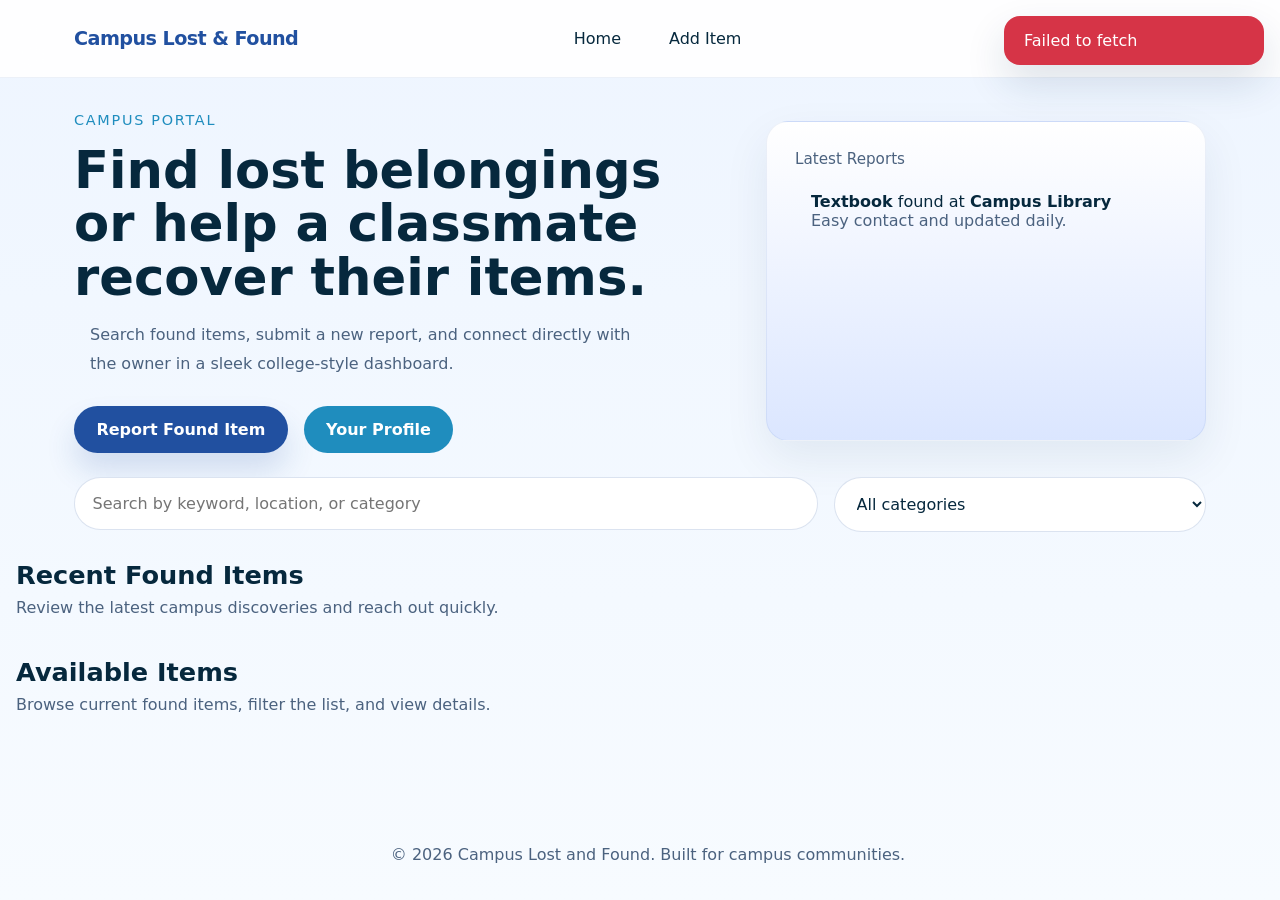
<file: index.html>
<!DOCTYPE html>
<html lang="en">
<head>
  <meta charset="UTF-8" />
  <meta name="viewport" content="width=device-width, initial-scale=1.0" />
  <title>Campus Lost and Found</title>
  <link rel="icon" type="image/png" href="assets/icons/school.png">
  <link rel="stylesheet" href="css/style.css" />
  <link rel="stylesheet" href="css/home.css" />
  <link rel="stylesheet" href="css/responsive.css" />
</head>
<body>
  <div class="page-shell">
    <header class="site-header">
      <nav class="navbar">
        <a href="index.html" class="brand">Campus Lost & Found</a>
        <div class="nav-links" id="mainNav">
          <a href="index.html">Home</a>
          <a href="add-item.html">Add Item</a>
        </div>
        <div class="nav-actions" id="nav-auth">
          <a href="login.html">Login</a>
          <a href="register.html">Register</a>
        </div>
        <button class="nav-toggle" id="navToggle" aria-label="Toggle navigation">☰</button>
      </nav>
    </header>

    <main class="page-content">
      <section class="hero hero-home">
        <div class="hero-copy">
          <span class="eyebrow">Campus Portal</span>
          <h1>Find lost belongings or help a classmate recover their items.</h1>
          <p>Search found items, submit a new report, and connect directly with the owner in a sleek college-style dashboard.</p>
          <div class="hero-actions">
            <a href="add-item.html" class="btn btn-primary">Report Found Item</a>
            <a href="profile.html" class="btn btn-secondary">Your Profile</a>
          </div>
        </div>
        <div class="hero-visual">
          <div class="hero-card">
            <div class="hero-card-top">Latest Reports</div>
            <div class="hero-card-content">
              <p><strong>Textbook</strong> found at <strong>Campus Library</strong></p>
              <p class="muted">Easy contact and updated daily.</p>
            </div>
          </div>
        </div>
      </section>

      <section class="search-panel">
        <div class="search-group">
          <label for="searchInput" class="sr-only">Search items</label>
          <input id="searchInput" type="search" placeholder="Search by keyword, location, or category" autocomplete="off" />
        </div>
        <div class="filter-group">
          <label for="categoryFilter" class="sr-only">Filter category</label>
          <select id="categoryFilter">
            <option value="all">All categories</option>
            <option value="electronics">Electronics</option>
            <option value="books">Books</option>
            <option value="keys">Keys</option>
            <option value="accessories">Accessories</option>
            <option value="other">Other</option>
          </select>
        </div>
      </section>

      <section class="recent-section">
        <div class="section-header">
          <h2>Recent Found Items</h2>
          <p>Review the latest campus discoveries and reach out quickly.</p>
        </div>
        <div id="recentItems" class="recent-grid"></div>
      </section>

      <section class="items-section">
        <div class="section-header">
          <h2>Available Items</h2>
          <p>Browse current found items, filter the list, and view details.</p>
        </div>
        <div id="itemsGrid" class="card-grid"></div>
        <div id="emptyState" class="empty-state hidden">
          <h3>No items found</h3>
          <p>Try a different search term or category to discover more.</p>
          <a href="add-item.html" class="btn btn-primary">Report an Item</a>
        </div>
      </section>
    </main>

    <footer class="site-footer">
      <div>
        <p>&copy; 2026 Campus Lost and Found. Built for campus communities.</p>
      </div>
    </footer>
  </div>

  <div id="toastContainer" class="toast-container"></div>
  <div id="globalLoader" class="loader-overlay hidden"><div class="loader"></div></div>

  <script type="module" src="js/auth.js"></script>
  <script type="module" src="js/app.js"></script>
</body>
</html>
</file>
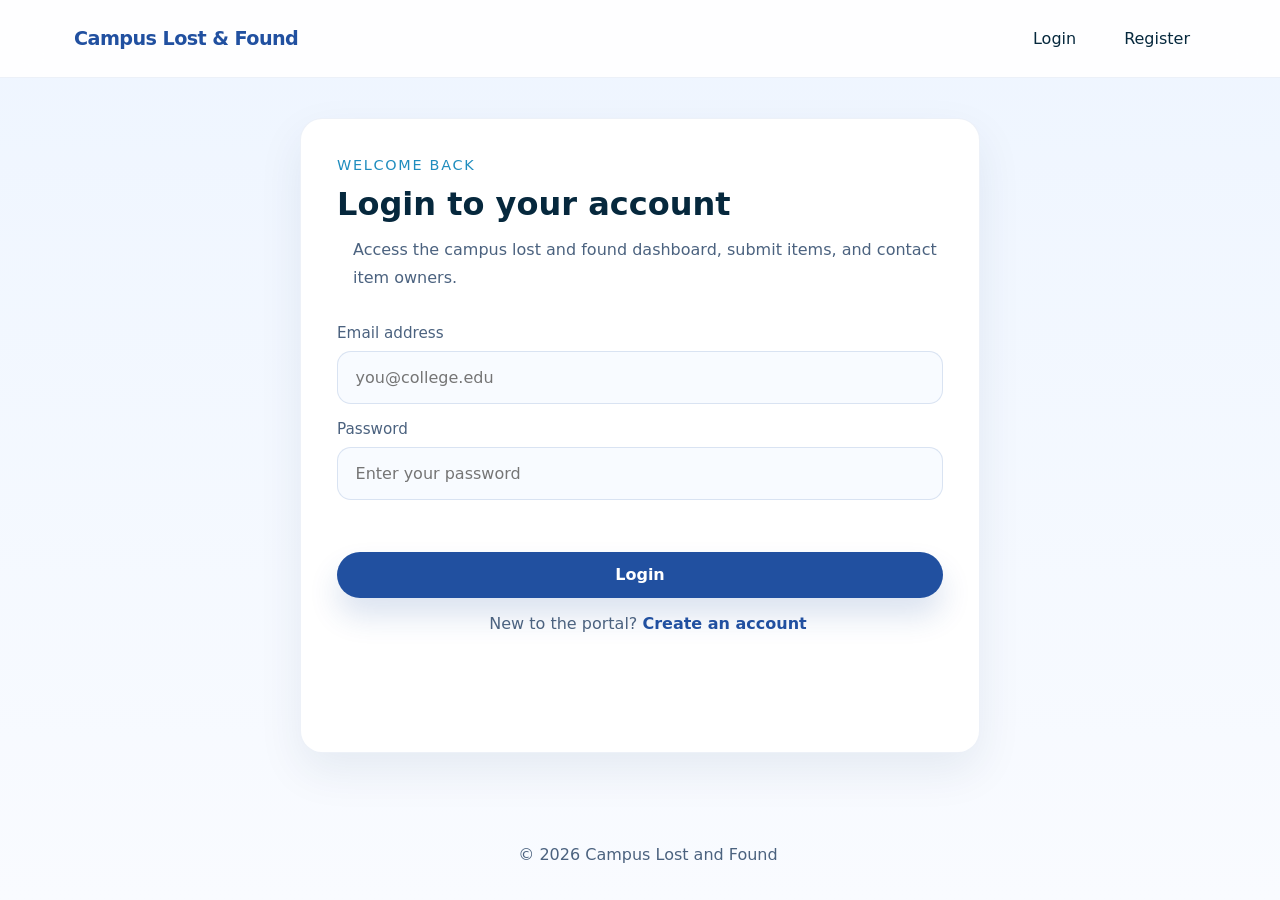
<file: add-item.html>
<!DOCTYPE html>
<html lang="en">
<head>
  <meta charset="UTF-8" />
  <meta name="viewport" content="width=device-width, initial-scale=1.0" />
  <title>Add Item | Campus Lost and Found</title>
  <link rel="icon" type="image/png" href="assets/icons/school.png">
  <link rel="stylesheet" href="css/style.css" />
  <link rel="stylesheet" href="css/auth.css" />
  <link rel="stylesheet" href="css/responsive.css" />
</head>
<body>
  <div class="page-shell auth-shell">
    <header class="site-header">
      <nav class="navbar">
        <a href="index.html" class="brand">Campus Lost & Found</a>
        <div class="nav-links" id="mainNav">
          <a href="index.html">Home</a>
          <a href="add-item.html">Add Item</a>
        </div>
        <div class="nav-actions" id="nav-auth">
          <a href="login.html">Login</a>
          <a href="register.html">Register</a>
        </div>
        <button class="nav-toggle" id="navToggle" aria-label="Toggle navigation">☰</button>
      </nav>
    </header>

    <main class="auth-card card-shadow">
      <div class="auth-intro">
        <span class="eyebrow">Report Found Item</span>
        <h1>Share details of the found item</h1>
        <p>Submit the item so someone can reclaim it quickly with the right contact details.</p>
      </div>

      <form id="addItemForm" class="auth-form" enctype="multipart/form-data">
        <div class="form-group">
          <label for="title">Item title</label>
          <input id="title" name="title" type="text" placeholder="Blue backpack" required />
        </div>
        <div class="form-group">
          <label for="description">Description</label>
          <textarea id="description" name="description" rows="4" placeholder="Add details like brand, color, and where you found it." required></textarea>
        </div>
        <div class="form-row">
          <div class="form-group half-width">
            <label for="category">Category</label>
            <select id="category" name="category" required>
              <option value="">Select category</option>
              <option value="electronics">Electronics</option>
              <option value="books">Books</option>
              <option value="keys">Keys</option>
              <option value="accessories">Accessories</option>
              <option value="other">Other</option>
            </select>
          </div>
          <div class="form-group half-width">
            <label for="location">Location</label>
            <input id="location" name="location" type="text" placeholder="Campus library, dorm lobby" required />
          </div>
        </div>
        <div class="form-group">
          <label for="contact">Contact details</label>
          <input id="contact" name="contact" type="text" placeholder="Email or phone" required />
        </div>
        <div class="form-group">
          <label for="image">Upload image</label>
          <input id="image" name="image" type="file" accept="image/*" required />
          <div id="imagePreview" class="image-preview">Preview will appear here</div>
        </div>
        <div id="formMessage" class="form-message"></div>
        <button type="submit" class="btn btn-primary btn-block">Submit Item</button>
      </form>
    </main>

    <footer class="site-footer auth-footer">
      <p>&copy; 2026 Campus Lost and Found</p>
    </footer>
  </div>

  <div id="toastContainer" class="toast-container"></div>
  <div id="globalLoader" class="loader-overlay hidden"><div class="loader"></div></div>

  <script type="module" src="js/auth.js"></script>
  <script type="module" src="js/addItem.js"></script>
</body>
</html>
</file>
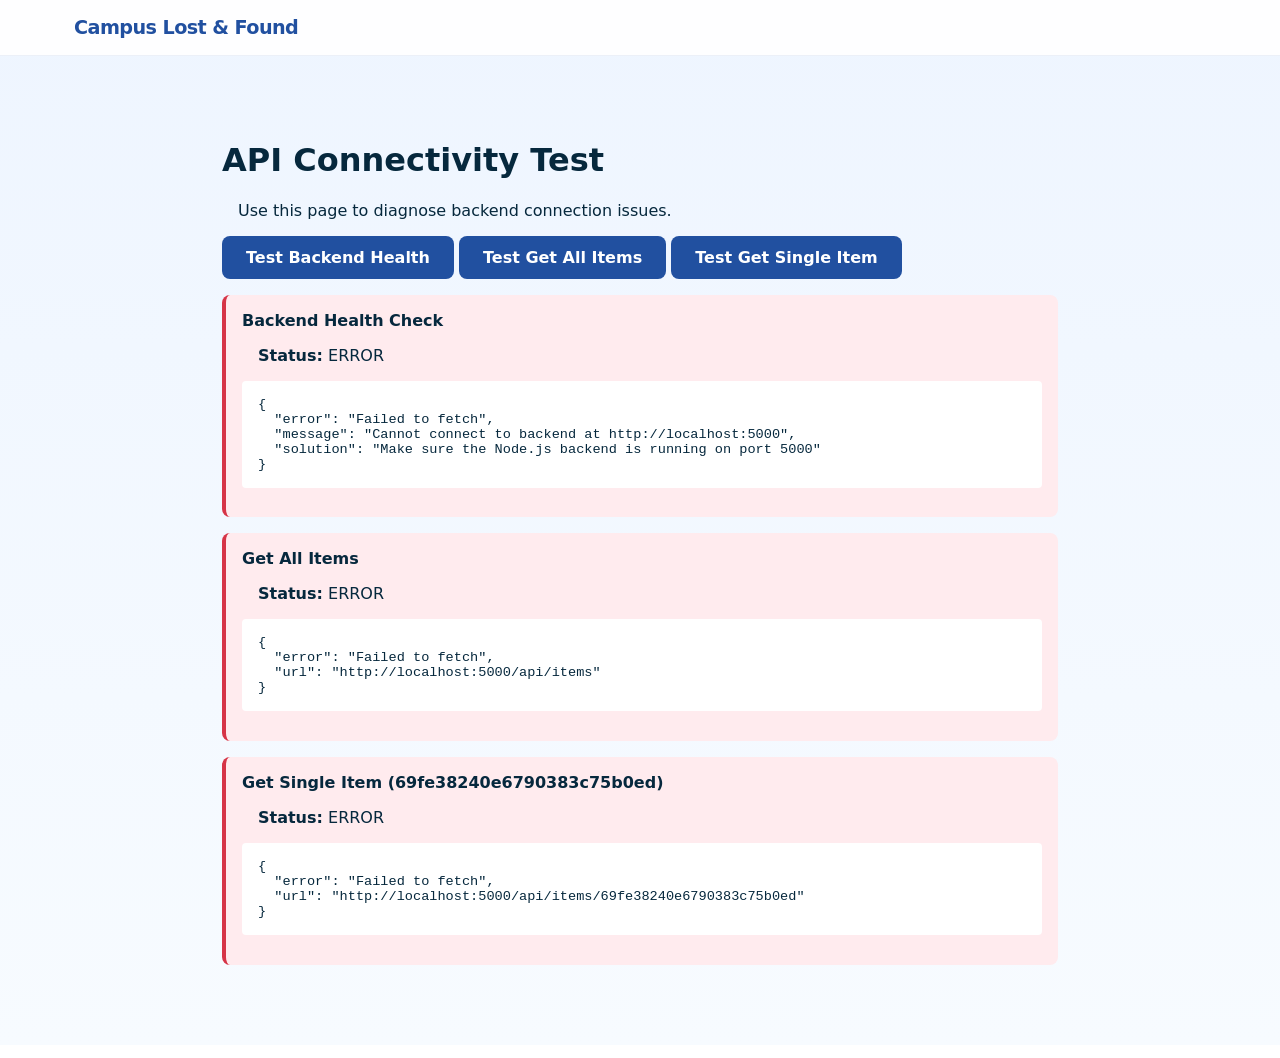
<file: api-test.html>
<!DOCTYPE html>
<html lang="en">
<head>
  <meta charset="UTF-8" />
  <meta name="viewport" content="width=device-width, initial-scale=1.0" />
  <title>API Test | Campus Lost and Found</title>
  <link rel="stylesheet" href="css/style.css" />
  <style>
    .test-container {
      max-width: 900px;
      margin: 2rem auto;
      padding: 2rem;
    }
    .test-result {
      margin: 1rem 0;
      padding: 1rem;
      border-radius: 8px;
      background: #f5f9ff;
      border-left: 4px solid #2150a0;
    }
    .test-result.success {
      background: #e8f5e9;
      border-left-color: #4caf50;
    }
    .test-result.error {
      background: #ffebee;
      border-left-color: #d63447;
    }
    .test-result h4 {
      margin: 0 0 0.5rem;
    }
    pre {
      background: #fff;
      padding: 1rem;
      border-radius: 4px;
      overflow-x: auto;
      font-size: 0.85rem;
    }
    button {
      padding: 0.75rem 1.5rem;
      border: none;
      border-radius: 8px;
      background: #2150a0;
      color: #fff;
      cursor: pointer;
      font-weight: 600;
    }
    button:hover {
      background: #3d72b4;
    }
  </style>
</head>
<body>
  <header class="site-header">
    <nav class="navbar">
      <a href="index.html" class="brand">Campus Lost & Found</a>
    </nav>
  </header>

  <main class="test-container">
    <h1>API Connectivity Test</h1>
    <p>Use this page to diagnose backend connection issues.</p>

    <div>
      <button onclick="testHealthCheck()">Test Backend Health</button>
      <button onclick="testGetAllItems()">Test Get All Items</button>
      <button onclick="testGetSingleItem()">Test Get Single Item</button>
    </div>

    <div id="resultsContainer"></div>
  </main>

  <script>
    const API_URL = "http://localhost:5000/api";
    const resultsContainer = document.querySelector("#resultsContainer");

    function addResult(title, status, data) {
      const resultDiv = document.createElement("div");
      resultDiv.className = `test-result ${status}`;
      resultDiv.innerHTML = `
        <h4>${title}</h4>
        <p><strong>Status:</strong> ${status.toUpperCase()}</p>
        <pre>${JSON.stringify(data, null, 2)}</pre>
      `;
      resultsContainer.appendChild(resultDiv);
    }

    async function testHealthCheck() {
      try {
        const response = await fetch("http://localhost:5000/health");
        const data = await response.json();
        addResult("Backend Health Check", response.ok ? "success" : "error", {
          status: response.status,
          data: data,
        });
      } catch (error) {
        addResult("Backend Health Check", "error", {
          error: error.message,
          message: "Cannot connect to backend at http://localhost:5000",
          solution: "Make sure the Node.js backend is running on port 5000",
        });
      }
    }

    async function testGetAllItems() {
      try {
        const response = await fetch(`${API_URL}/items`);
        const data = await response.json();
        addResult("Get All Items", response.ok ? "success" : "error", {
          status: response.status,
          itemCount: Array.isArray(data) ? data.length : data.items?.length || 0,
          sample: Array.isArray(data) ? data.slice(0, 2) : data.items?.slice(0, 2),
        });
      } catch (error) {
        addResult("Get All Items", "error", {
          error: error.message,
          url: `${API_URL}/items`,
        });
      }
    }

    async function testGetSingleItem() {
      const testItemId = "69fe38240e6790383c75b0ed";
      try {
        const response = await fetch(`${API_URL}/items/${testItemId}`);
        const data = await response.json();
        addResult(
          `Get Single Item (${testItemId})`,
          response.ok ? "success" : "error",
          {
            status: response.status,
            data: data,
          }
        );
      } catch (error) {
        addResult(
          `Get Single Item (${testItemId})`,
          "error",
          {
            error: error.message,
            url: `${API_URL}/items/${testItemId}`,
          }
        );
      }
    }

    // Auto-run tests on page load
    window.addEventListener("load", () => {
      console.log("Starting API tests...");
      testHealthCheck();
      setTimeout(() => testGetAllItems(), 500);
      setTimeout(() => testGetSingleItem(), 1000);
    });
  </script>
</body>
</html>
</file>
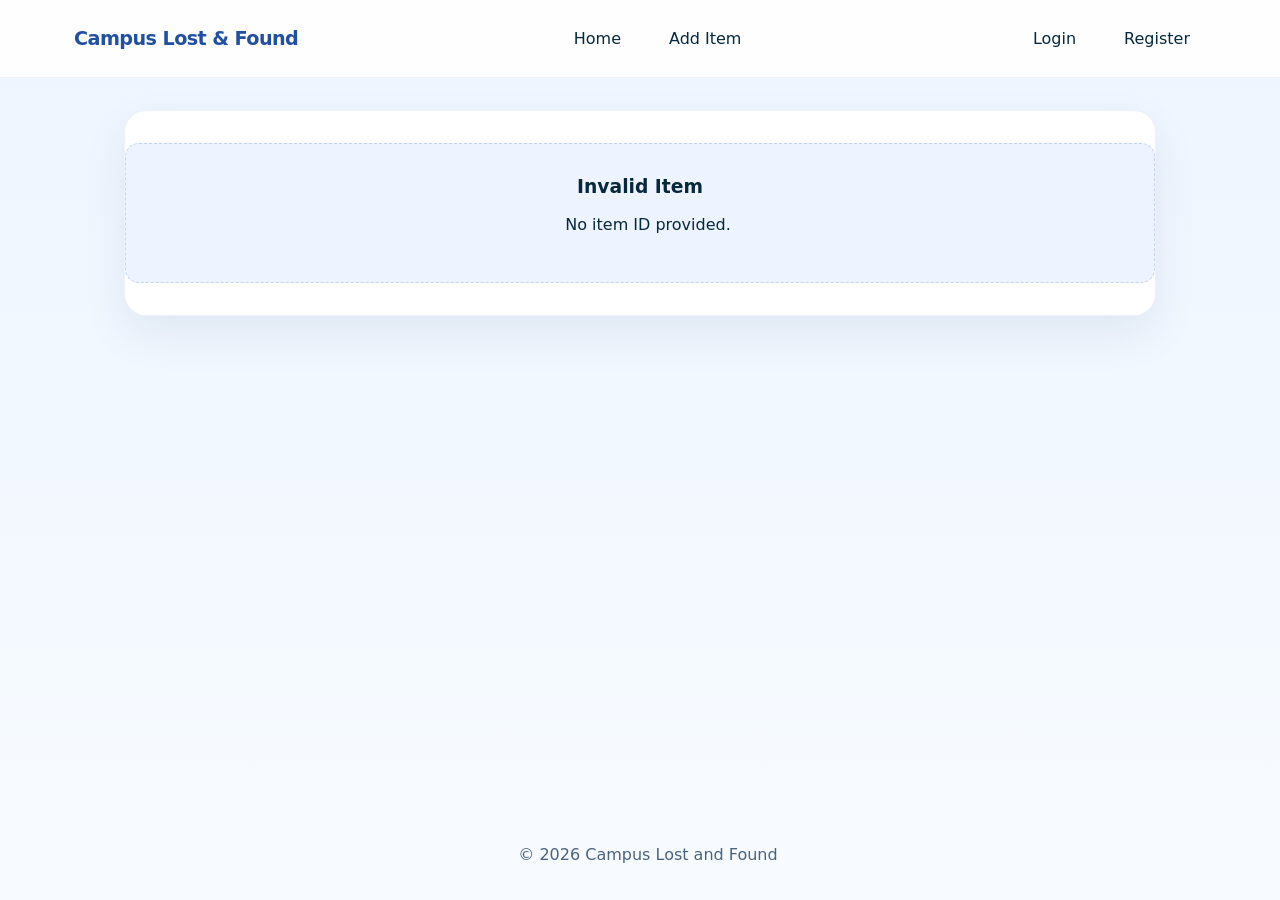
<file: item-details.html>
<!DOCTYPE html>
<html lang="en">
<head>
  <meta charset="UTF-8" />
  <meta name="viewport" content="width=device-width, initial-scale=1.0" />
  <title>Item Details | Campus Lost and Found</title>
  <link rel="icon" type="image/png" href="assets/icons/school.png">
  <link rel="stylesheet" href="css/style.css" />
  <link rel="stylesheet" href="css/home.css" />
  <link rel="stylesheet" href="css/responsive.css" />
</head>
<body>
  <div class="page-shell">
    <header class="site-header">
      <nav class="navbar">
        <a href="index.html" class="brand">Campus Lost & Found</a>
        <div class="nav-links" id="mainNav">
          <a href="index.html">Home</a>
          <a href="add-item.html">Add Item</a>
        </div>
        <div class="nav-actions" id="nav-auth">
          <a href="login.html">Login</a>
          <a href="register.html">Register</a>
        </div>
        <button class="nav-toggle" id="navToggle" aria-label="Toggle navigation">☰</button>
      </nav>
    </header>

    <main class="details-shell">
      <section id="itemDetails" class="details-panel card-shadow"></section>
    </main>

    <footer class="site-footer">
      <p>&copy; 2026 Campus Lost and Found</p>
    </footer>
  </div>

  <div id="toastContainer" class="toast-container"></div>
  <div id="globalLoader" class="loader-overlay hidden"><div class="loader"></div></div>

  <script type="module" src="js/auth.js"></script>
  <script type="module" src="js/itemDetails.js"></script>
</body>
</html>
</file>
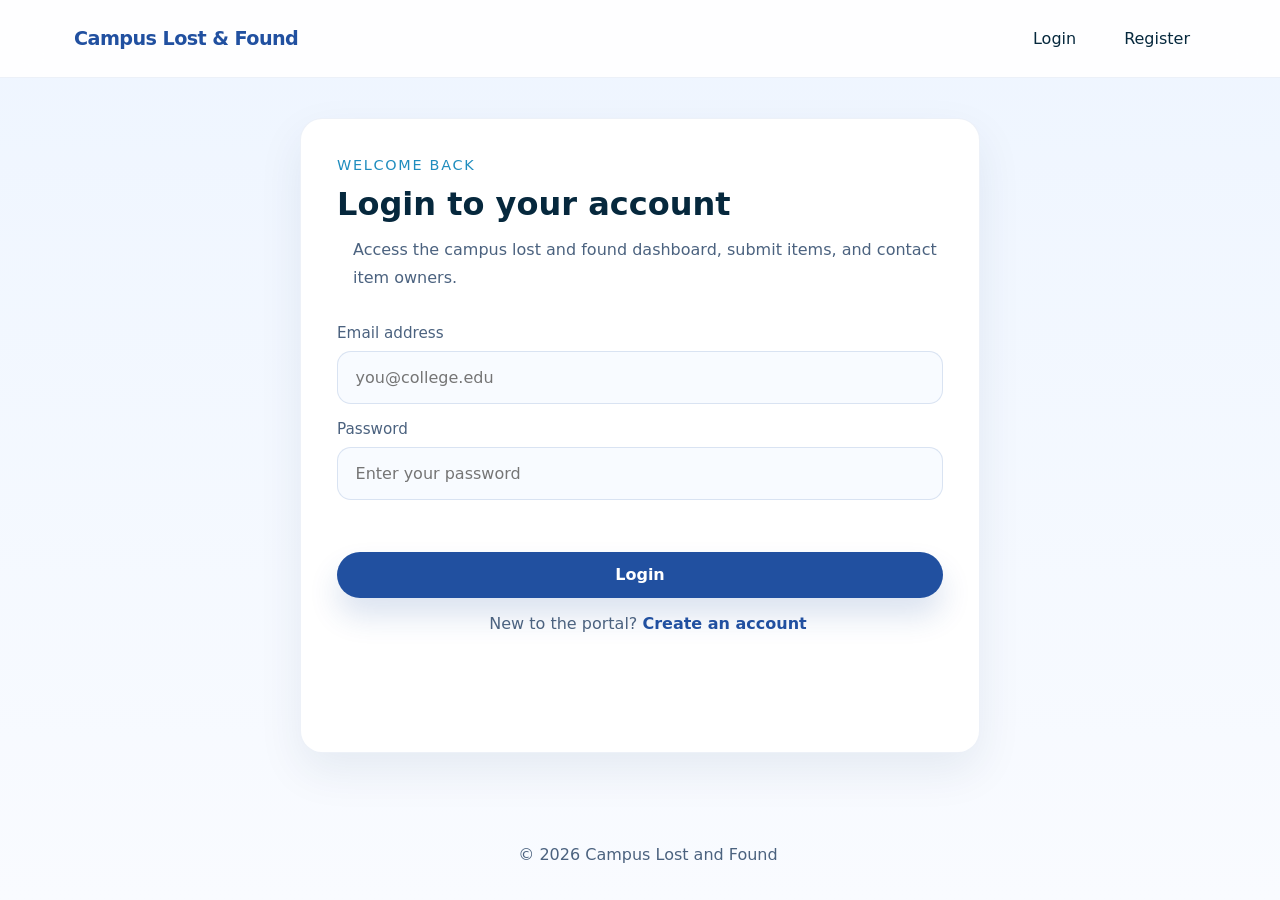
<file: login.html>
<!DOCTYPE html>
<html lang="en">
<head>
  <meta charset="UTF-8" />
  <meta name="viewport" content="width=device-width, initial-scale=1.0" />
  <title>Login | Campus Lost and Found</title>
  <link rel="icon" type="image/png" href="assets/icons/school.png">
  <link rel="stylesheet" href="css/style.css" />
  <link rel="stylesheet" href="css/auth.css" />
  <link rel="stylesheet" href="css/responsive.css" />
</head>
<body>
  <div class="page-shell auth-shell">
    <header class="site-header">
      <nav class="navbar">
        <a href="index.html" class="brand">Campus Lost & Found</a>
        <div class="nav-links" id="mainNav"></div>
        <div class="nav-actions" id="nav-auth">
          <a href="login.html">Login</a>
          <a href="register.html">Register</a>
        </div>
        <button class="nav-toggle" id="navToggle" aria-label="Toggle navigation">☰</button>
      </nav>
    </header>

    <main class="auth-card card-shadow">
      <div class="auth-intro">
        <span class="eyebrow">Welcome back</span>
        <h1>Login to your account</h1>
        <p>Access the campus lost and found dashboard, submit items, and contact item owners.</p>
      </div>

      <form id="loginForm" class="auth-form">
        <div class="form-group">
          <label for="email">Email address</label>
          <input id="email" name="email" type="email" placeholder="you@college.edu" required />
        </div>
        <div class="form-group">
          <label for="password">Password</label>
          <input id="password" name="password" type="password" placeholder="Enter your password" required />
        </div>
        <div id="formMessage" class="form-message"></div>
        <button type="submit" class="btn btn-primary btn-block">Login</button>
      </form>

      <p class="form-footer">New to the portal? <a href="register.html">Create an account</a></p>
    </main>

    <footer class="site-footer auth-footer">
      <p>&copy; 2026 Campus Lost and Found</p>
    </footer>
  </div>

  <div id="toastContainer" class="toast-container"></div>
  <div id="globalLoader" class="loader-overlay hidden"><div class="loader"></div></div>

  <script type="module" src="js/auth.js"></script>
  <script type="module" src="js/login.js"></script>
</body>
</html>
</file>
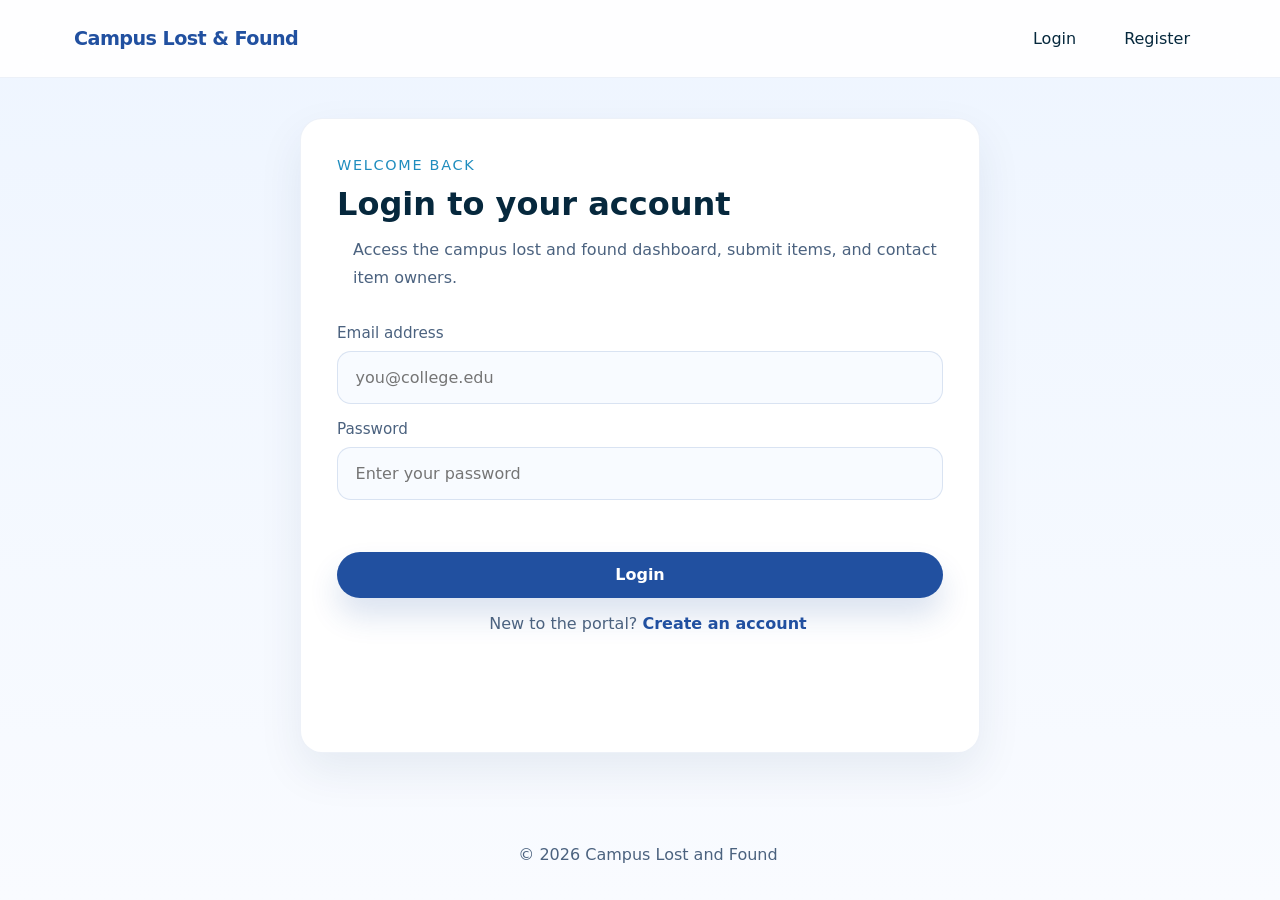
<file: profile.html>
<!DOCTYPE html>
<html lang="en">
<head>
  <meta charset="UTF-8" />
  <meta name="viewport" content="width=device-width, initial-scale=1.0" />
  <title>Profile | Campus Lost and Found</title>
  <link rel="icon" type="image/png" href="assets/icons/school.png">
  <link rel="stylesheet" href="css/style.css" />
  <link rel="stylesheet" href="css/home.css" />
  <link rel="stylesheet" href="css/responsive.css" />
</head>
<body>
  <div class="page-shell">
    <header class="site-header">
      <nav class="navbar">
        <a href="index.html" class="brand">Campus Lost & Found</a>
        <div class="nav-links" id="mainNav">
          <a href="index.html">Home</a>
          <a href="add-item.html">Add Item</a>
        </div>
        <div class="nav-actions" id="nav-auth">
          <a href="login.html">Login</a>
          <a href="register.html">Register</a>
        </div>
        <button class="nav-toggle" id="navToggle" aria-label="Toggle navigation">☰</button>
      </nav>
    </header>

    <main class="profile-shell">
      <section class="profile-card card-shadow">
        <div class="profile-summary">
          <span class="eyebrow">Your profile</span>
          <h1 id="userName">Campus Member</h1>
          <p id="userEmail">Your email address</p>
        </div>
      </section>

      <section class="items-section">
        <div class="section-header">
          <h2>Your shared items</h2>
          <p>Manage the items you reported and see who can contact you.</p>
        </div>
        <div id="profileItems" class="card-grid"></div>
        <div id="profileEmpty" class="empty-state hidden">
          <h3>No items reported yet</h3>
          <p>You can add a found item and help students recover it quickly.</p>
          <a href="add-item.html" class="btn btn-primary">Report an Item</a>
        </div>
      </section>
    </main>

    <footer class="site-footer">
      <p>&copy; 2026 Campus Lost and Found</p>
    </footer>
  </div>

  <div id="toastContainer" class="toast-container"></div>
  <div id="globalLoader" class="loader-overlay hidden"><div class="loader"></div></div>

  <script type="module" src="js/auth.js"></script>
  <script type="module" src="js/profile.js"></script>
</body>
</html>
</file>
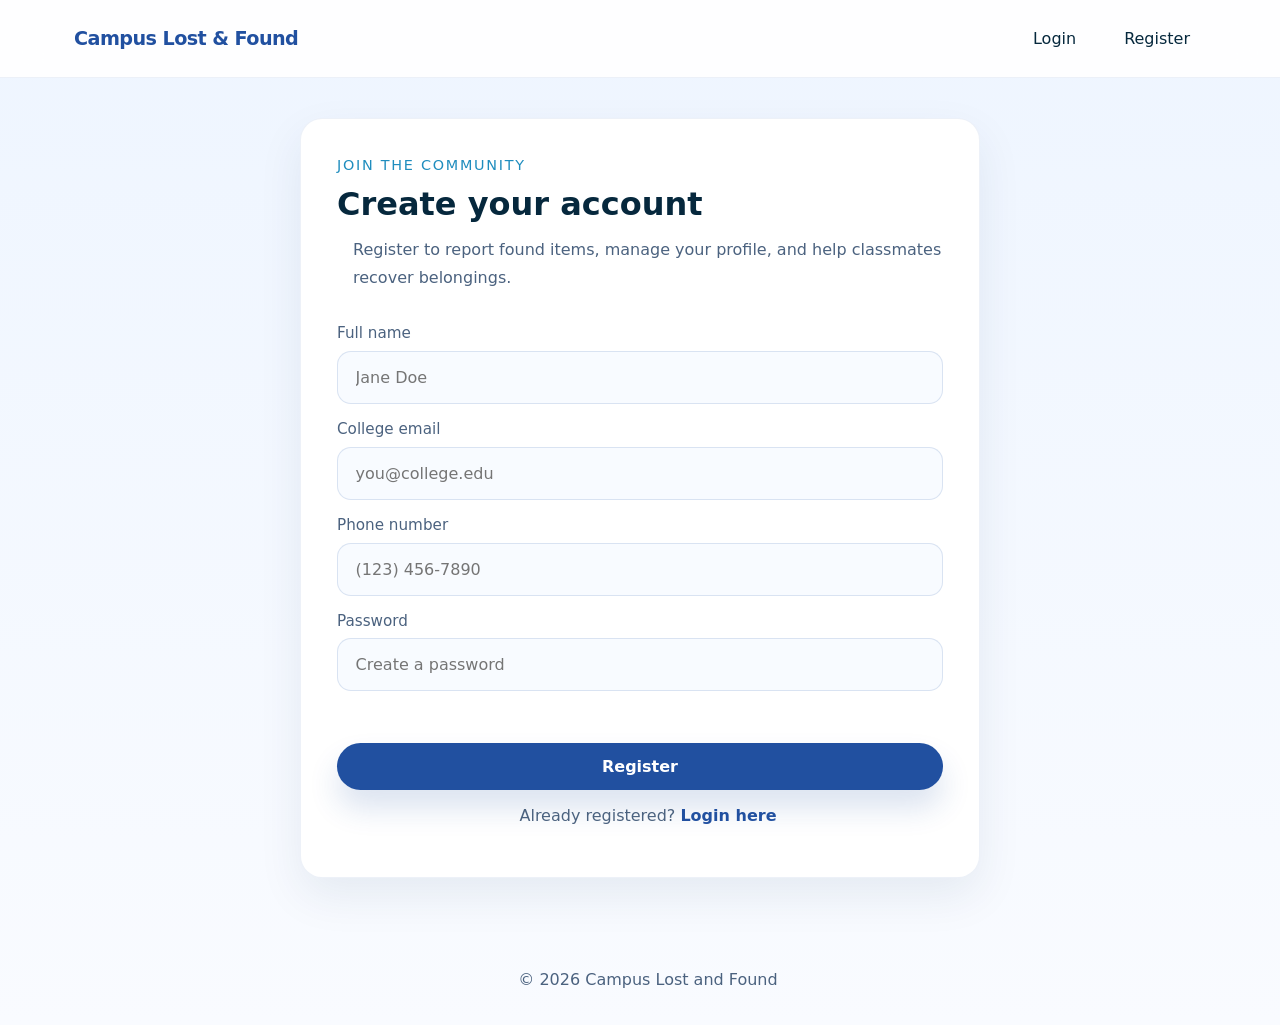
<file: register.html>
<!DOCTYPE html>
<html lang="en">
<head>
  <meta charset="UTF-8" />
  <meta name="viewport" content="width=device-width, initial-scale=1.0" />
  <title>Register | Campus Lost and Found</title>
  <link rel="icon" type="image/png" href="assets/icons/school.png">
  <link rel="stylesheet" href="css/style.css" />
  <link rel="stylesheet" href="css/auth.css" />
  <link rel="stylesheet" href="css/responsive.css" />
</head>
<body>
  <div class="page-shell auth-shell">
    <header class="site-header">
      <nav class="navbar">
        <a href="index.html" class="brand">Campus Lost & Found</a>
        <div class="nav-links" id="mainNav"></div>
        <div class="nav-actions" id="nav-auth">
          <a href="login.html">Login</a>
          <a href="register.html">Register</a>
        </div>
        <button class="nav-toggle" id="navToggle" aria-label="Toggle navigation">☰</button>
      </nav>
    </header>

    <main class="auth-card card-shadow">
      <div class="auth-intro">
        <span class="eyebrow">Join the community</span>
        <h1>Create your account</h1>
        <p>Register to report found items, manage your profile, and help classmates recover belongings.</p>
      </div>

      <form id="registerForm" class="auth-form">
        <div class="form-group">
          <label for="name">Full name</label>
          <input id="name" name="name" type="text" placeholder="Jane Doe" required />
        </div>
        <div class="form-group">
          <label for="email">College email</label>
          <input id="email" name="email" type="email" placeholder="you@college.edu" required />
        </div>
        <div class="form-group">
          <label for="phone">Phone number</label>
          <input id="phone" name="phone" type="tel" placeholder="(123) 456-7890" required />
        </div>
        <div class="form-group">
          <label for="password">Password</label>
          <input id="password" name="password" type="password" placeholder="Create a password" required minlength="6" />
        </div>
        <div id="formMessage" class="form-message"></div>
        <button type="submit" class="btn btn-primary btn-block">Register</button>
      </form>

      <p class="form-footer">Already registered? <a href="login.html">Login here</a></p>
    </main>

    <footer class="site-footer auth-footer">
      <p>&copy; 2026 Campus Lost and Found</p>
    </footer>
  </div>

  <div id="toastContainer" class="toast-container"></div>
  <div id="globalLoader" class="loader-overlay hidden"><div class="loader"></div></div>

  <script type="module" src="js/auth.js"></script>
  <script type="module" src="js/register.js"></script>
</body>
</html>
</file>
<file: css/style.css>
:root {
  --bg: #f7fbff;
  --surface: #ffffff;
  --surface-strong: #edf4ff;
  --surface-muted: #d8e4ff;
  --text: #06283d;
  --text-muted: #4b627f;
  --primary: #2150a0;
  --primary-light: #3d72b4;
  --secondary: #1f8dbe;
  --border: rgba(33, 80, 160, 0.12);
  --shadow: 0 18px 45px rgba(19, 55, 91, 0.08);
  --radius: 22px;
  --radius-sm: 14px;
}

* {
  box-sizing: border-box;
}

html {
  scroll-behavior: smooth;
}

body {
  margin: 0;
  min-height: 100%;
  font-family: Inter, system-ui, -apple-system, BlinkMacSystemFont, "Segoe UI", sans-serif;
  background: linear-gradient(180deg, #eef5ff 0%, #f7fbff 100%);
  color: var(--text);
}

h2,
p {
  padding-left: 1rem;
}

img {
  max-width: 100%;
  display: block;
}

a {
  color: inherit;
  text-decoration: none;
}

button,
input,
textarea,
select {
  font: inherit;
}

button {
  cursor: pointer;
}

.page-shell {
  display: flex;
  flex-direction: column;
  min-height: 100vh;
}

.site-header,
.site-footer {
  width: 100%;
}

.site-header {
  backdrop-filter: blur(18px);
  background: rgba(255, 255, 255, 0.9);
  position: sticky;
  top: 0;
  z-index: 20;
  border-bottom: 1px solid rgba(33, 80, 160, 0.08);
}

.navbar {
  max-width: 1180px;
  margin: 0 auto;
  padding: 1rem 1.5rem;
  display: flex;
  align-items: center;
  justify-content: space-between;
  gap: 1rem;
}

.brand {
  font-size: 1.2rem;
  font-weight: 700;
  letter-spacing: -0.03em;
  color: var(--primary);
}

.nav-links,
.nav-actions {
  display: flex;
  gap: 1rem;
  align-items: center;
}

.nav-links a,
.nav-actions a,
.nav-actions button {
  padding: 0.8rem 1rem;
  border-radius: 999px;
  transition: transform 0.2s ease, background 0.2s ease, color 0.2s ease;
  color: var(--text);
  font-weight: 500;
}

.nav-links a:hover,
.nav-actions a:hover,
.nav-actions button:hover {
  transform: translateY(-1px);
}

.btn {
  display: inline-flex;
  align-items: center;
  justify-content: center;
  border: none;
  border-radius: 999px;
  padding: 0.85rem 1.4rem;
  font-weight: 600;
  transition: transform 0.2s ease, box-shadow 0.2s ease, background 0.2s ease;
  text-decoration: none;
}

.btn:hover {
  transform: translateY(-1px);
}

.btn-primary {
  background: var(--primary);
  color: #fff;
  box-shadow: 0 18px 30px rgba(33, 80, 160, 0.16);
}

.btn-secondary {
  background: var(--secondary);
  color: #fff;
}

.btn-ghost {
  background: transparent;
  color: var(--primary);
  border: 1px solid rgba(33, 80, 160, 0.16);
}

.btn-block {
  width: 100%;
}

.btn-sm {
  padding: 0.6rem 1rem;
  font-size: 0.9rem;
  border-radius: 8px;
}

.btn-warn {
  background: #f19a3e;
  color: #fff;
}

.btn-danger {
  background: #d63447;
  color: #fff;
}

.card-shadow {
  background: var(--surface);
  border-radius: var(--radius);
  box-shadow: var(--shadow);
  border: 1px solid rgba(33, 80, 160, 0.08);
}

.section-header {
  margin-bottom: 1rem;
}

.section-header h2 {
  margin: 0;
  font-size: clamp(1.55rem, 2vw, 2rem);
}

.section-header p {
  color: var(--text-muted);
  margin-top: 0.5rem;
}

.hero,
.auth-shell,
.profile-shell,
.details-shell {
  width: 100%;
}

.empty-state {
  margin: 2rem auto;
  padding: 2rem;
  border-radius: var(--radius-sm);
  background: var(--surface-strong);
  border: 1px dashed rgba(33, 80, 160, 0.2);
  text-align: center;
}

.empty-state.hidden {
  display: none;
}

.empty-state h3 {
  margin-top: 0;
}

.muted {
  color: var(--text-muted);
}

.sr-only {
  position: absolute;
  width: 1px;
  height: 1px;
  padding: 0;
  margin: -1px;
  overflow: hidden;
  clip: rect(0, 0, 0, 0);
  white-space: nowrap;
  border: 0;
}

.loader-overlay {
  position: fixed;
  inset: 0;
  display: grid;
  place-items: center;
  background: rgba(255, 255, 255, 0.72);
  z-index: 50;
}

.loader-overlay.hidden {
  display: none;
}

.loader {
  width: 3rem;
  height: 3rem;
  border: 5px solid rgba(33, 80, 160, 0.18);
  border-top-color: var(--primary);
  border-radius: 50%;
  animation: spin 1s linear infinite;
}

@keyframes spin {
  to {
    transform: rotate(360deg);
  }
}

.toast-container {
  position: fixed;
  right: 1rem;
  top: 1rem;
  display: flex;
  flex-direction: column;
  gap: 0.75rem;
  z-index: 60;
}

.toast {
  padding: 0.95rem 1.25rem;
  border-radius: 1rem;
  color: #fff;
  min-width: 260px;
  box-shadow: 0 18px 40px rgba(19, 55, 91, 0.14);
  opacity: 1;
  transition: opacity 0.3s ease, transform 0.3s ease;
}

.toast-success {
  background: #1d6ade;
}

.toast-error {
  background: #d63447;
}

.toast-warning {
  background: #f19a3e;
}

.toast-hide {
  opacity: 0;
  transform: translateY(-10px);
}

.site-footer {
  margin-top: auto;
  padding: 1.25rem 1.5rem;
  text-align: center;
  color: var(--text-muted);
}

.nav-toggle {
  display: none;
  border: none;
  background: transparent;
  font-size: 1.3rem;
  color: var(--primary);
}
</file>
<file: css/home.css>
.hero-home {
  display: grid;
  grid-template-columns: 1.2fr 0.8fr;
  gap: 2rem;
  max-width: 1180px;
  margin: 2rem auto 1.5rem;
  padding: 0 1.5rem;
  align-items: center;
}

.hero-copy {
  max-width: 620px;
}

.hero-copy .eyebrow {
  display: inline-flex;
  margin-bottom: 1rem;
  color: var(--secondary);
  text-transform: uppercase;
  letter-spacing: 0.12em;
  font-size: 0.9rem;
}

.hero-copy h1 {
  font-size: clamp(2.6rem, 4vw, 3.5rem);
  margin: 0 0 1rem;
  line-height: 1.05;
}

.hero-copy p {
  color: var(--text-muted);
  max-width: 560px;
  margin-bottom: 1.75rem;
  line-height: 1.8;
}

.hero-actions {
  display: flex;
  gap: 1rem;
  flex-wrap: wrap;
}

.hero-visual {
  display: grid;
  place-items: center;
}

.hero-card {
  width: 100%;
  min-height: 320px;
  border-radius: var(--radius);
  padding: 1.75rem;
  background: linear-gradient(180deg, #ffffff 0%, #dbe6ff 100%);
  box-shadow: var(--shadow);
  border: 1px solid rgba(33, 80, 160, 0.08);
}

.hero-card-top {
  font-size: 0.95rem;
  color: var(--text-muted);
  margin-bottom: 1.5rem;
}

.hero-card-content h3,
.hero-card-content p {
  margin: 0;
}

.search-panel {
  max-width: 1180px;
  margin: 0 auto 1.75rem;
  padding: 0 1.5rem;
  display: grid;
  grid-template-columns: 2fr 1fr;
  gap: 1rem;
}

.search-group input,
.filter-group select {
  width: 100%;
  border-radius: 999px;
  border: 1px solid rgba(33, 80, 160, 0.16);
  padding: 1rem 1.1rem;
  background: #ffffff;
  color: var(--text);
}

.card-grid {
  display: grid;
  grid-template-columns: repeat(3, minmax(0, 1fr));
  gap: 1.5rem;
}

.recent-grid {
  display: grid;
  grid-template-columns: repeat(3, minmax(0, 1fr));
  gap: 1rem;
  margin-bottom: 1.5rem;
}

.item-card,
.recent-card {
  border-radius: var(--radius);
  background: var(--surface);
  overflow: hidden;
  display: flex;
  flex-direction: column;
}

.item-card {
  transition: transform 0.25s ease, box-shadow 0.25s ease;
}

.item-card:hover {
  transform: translateY(-4px);
}

.item-image {
  min-height: 180px;
  background-size: cover;
  background-position: center;
}

.item-card-body {
  padding: 1.35rem;
  display: grid;
  gap: 0.85rem;
}

.item-tag {
  display: inline-flex;
  padding: 0.4rem 0.85rem;
  border-radius: 999px;
  background: rgba(33, 80, 160, 0.08);
  color: var(--primary);
  font-size: 0.85rem;
  width: fit-content;
}

.item-card-body h3 {
  margin: 0;
  font-size: 1.2rem;
}

.card-meta {
  display: flex;
  justify-content: space-between;
  gap: 1rem;
  color: var(--text-muted);
  font-size: 0.9rem;
}

.item-card-actions {
  padding: 1rem 1.35rem 1.35rem;
  display: flex;
  gap: 0.75rem;
  justify-content: flex-end;
  flex-wrap: wrap;
}

.recent-card {
  border: 1px solid rgba(33, 80, 160, 0.08);
  padding: 1.35rem;
  background: #f5f9ff;
}

.recent-card h3 {
  margin: 0 0 0.45rem;
}

.recent-card span {
  display: inline-flex;
  margin-top: 1rem;
  color: var(--text-muted);
  font-size: 0.91rem;
}

.details-shell {
  max-width: 1080px;
  margin: 2rem auto;
  padding: 0 1.5rem;
}

.details-panel {
  overflow: hidden;
}

.details-hero {
  min-height: 420px;
  background-size: cover;
  background-position: center;
}

.details-content {
  padding: 2rem;
  display: grid;
  gap: 1.2rem;
}

.details-meta {
  display: flex;
  flex-wrap: wrap;
  gap: 1.5rem;
  color: var(--text-muted);
  font-weight: 500;
}

.details-section {
  padding: 1.5rem;
  background: var(--surface-strong);
  border-radius: var(--radius-sm);
}

.details-section h3 {
  margin-top: 0;
  color: var(--text);
}

.details-description {
  color: var(--text-muted);
  line-height: 1.85;
  margin: 0;
}

.details-actions {
  display: flex;
  gap: 1rem;
  flex-wrap: wrap;
}

.profile-card {
  max-width: 1180px;
  margin: 2rem auto 1.5rem;
  padding: 1.75rem;
}

.profile-summary {
  display: grid;
  gap: 0.5rem;
}

.profile-summary .eyebrow {
  color: var(--secondary);
  text-transform: uppercase;
  letter-spacing: 0.12em;
  font-size: 0.85rem;
}

.profile-summary h1 {
  margin: 0;
  font-size: clamp(2rem, 2.5vw, 2.6rem);
}

.profile-summary p {
  color: var(--text-muted);
  margin: 0;
}
</file>
<file: css/responsive.css>
@media (max-width: 1080px) {
  .hero-home {
    grid-template-columns: 1fr;
  }

  .search-panel {
    grid-template-columns: 1fr;
  }

  .card-grid,
  .recent-grid {
    grid-template-columns: repeat(2, minmax(0, 1fr));
  }
}

@media (max-width: 760px) {
  .navbar {
    flex-wrap: wrap;
    justify-content: space-between;
  }

  .nav-links,
  .nav-actions {
    width: 100%;
    justify-content: center;
    flex-wrap: wrap;
    margin-top: 0.75rem;
    display: none;
  }

  .nav-toggle {
    display: block;
  }

  .nav-links.nav-open,
  .nav-actions.nav-open {
    display: flex;
  }

  .hero-home {
    padding: 1.5rem;
  }

  .card-grid,
  .recent-grid {
    grid-template-columns: 1fr;
  }

  .details-hero {
    min-height: 240px;
  }

  .auth-card {
    margin: 1.5rem 1rem;
    padding: 1.5rem;
  }

  .site-footer,
  .navbar,
  .auth-footer {
    padding: 1rem;
  }
}

@media (max-width: 520px) {
  .navbar,
  .hero-home,
  .search-panel,
  .details-shell,
  .profile-card {
    padding: 0 1rem;
  }

  .hero-copy h1 {
    font-size: 2rem;
  }

  .item-card-actions {
    justify-content: stretch;
  }
}
</file>
<file: css/auth.css>
.auth-shell {
  min-height: 100vh;
  display: grid;
  grid-template-rows: auto 1fr auto;
  background: linear-gradient(180deg, #eef5ff 0%, #f9fbff 100%);
}

.auth-card {
  max-width: 680px;
  margin: 2.5rem auto;
  padding: 2.25rem;
}

.auth-intro {
  margin-bottom: 2rem;
}

.auth-intro .eyebrow {
  display: inline-flex;
  margin-bottom: 0.75rem;
  font-size: 0.9rem;
  color: var(--secondary);
  text-transform: uppercase;
  letter-spacing: 0.12em;
}

.auth-intro h1 {
  margin: 0 0 0.85rem;
  font-size: clamp(2rem, 2.5vw, 2.6rem);
}

.auth-intro p {
  margin: 0;
  color: var(--text-muted);
  line-height: 1.75;
}

.auth-form {
  display: grid;
  gap: 1rem;
}

.form-group {
  display: flex;
  flex-direction: column;
  gap: 0.55rem;
}

.form-group label {
  font-size: 0.95rem;
  color: var(--text-muted);
}

.form-group input,
.form-group textarea,
.form-group select {
  width: 100%;
  background: #f8fbff;
  border: 1px solid rgba(33, 80, 160, 0.14);
  border-radius: 14px;
  padding: 1rem 1.1rem;
  color: var(--text);
  transition: border-color 0.2s ease, box-shadow 0.2s ease;
}

.form-group input:focus,
.form-group textarea:focus,
.form-group select:focus {
  outline: none;
  border-color: var(--primary);
  box-shadow: 0 0 0 4px rgba(33, 80, 160, 0.08);
}

.form-group textarea {
  min-height: 140px;
  resize: vertical;
}

.image-preview {
  min-height: 170px;
  border-radius: 16px;
  background: #eef6ff;
  border: 1px dashed rgba(33, 80, 160, 0.2);
  padding: 1rem;
  display: flex;
  align-items: center;
  justify-content: center;
  color: var(--text-muted);
  text-align: center;
  background-size: cover;
  background-position: center;
}

.form-message {
  color: #d63447;
  min-height: 1.25rem;
}

.form-footer {
  margin-top: 1rem;
  text-align: center;
  color: var(--text-muted);
}

.form-footer a {
  color: var(--primary);
  font-weight: 600;
}

.half-width {
  width: 100%;
}

.form-row {
  display: grid;
  grid-template-columns: repeat(2, minmax(0, 1fr));
  gap: 1rem;
}

@media (max-width: 760px) {
  .form-row {
    grid-template-columns: 1fr;
  }
}

.auth-footer {
  margin-top: 1rem;
}
</file>
